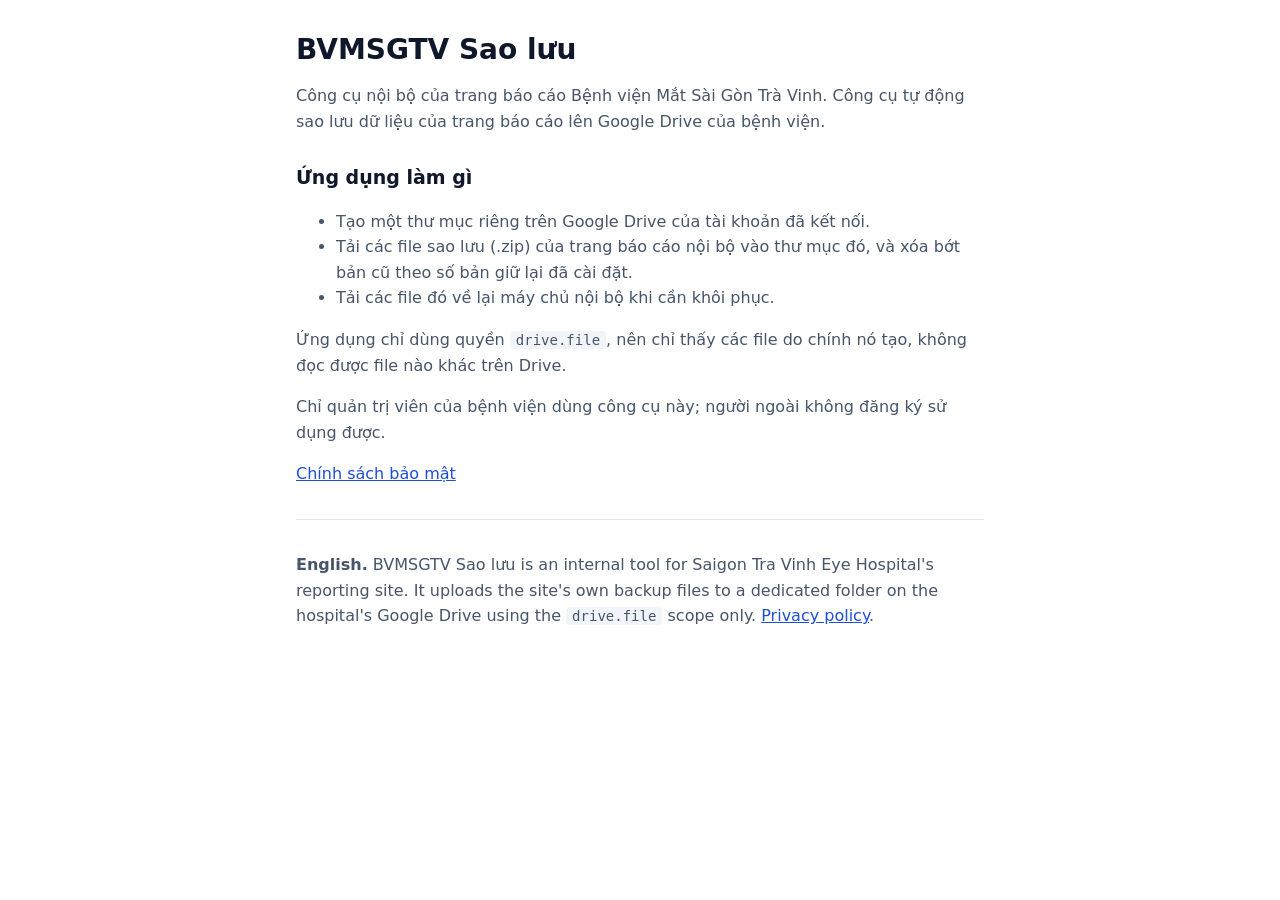
<file: index.html>
<!doctype html>
<html lang="vi">
<head>
<meta charset="utf-8">
<meta name="viewport" content="width=device-width, initial-scale=1">
<title>BVMSGTV Sao lưu</title>
<link rel="stylesheet" href="style.css">
</head>
<body>
<main>
  <h1>BVMSGTV Sao lưu</h1>
  <p>Công cụ nội bộ của trang báo cáo Bệnh viện Mắt Sài Gòn Trà Vinh. Công cụ tự động sao lưu dữ liệu của trang báo cáo lên Google Drive của bệnh viện.</p>
  <h2>Ứng dụng làm gì</h2>
  <ul>
    <li>Tạo một thư mục riêng trên Google Drive của tài khoản đã kết nối.</li>
    <li>Tải các file sao lưu (.zip) của trang báo cáo nội bộ vào thư mục đó, và xóa bớt bản cũ theo số bản giữ lại đã cài đặt.</li>
    <li>Tải các file đó về lại máy chủ nội bộ khi cần khôi phục.</li>
  </ul>
  <p>Ứng dụng chỉ dùng quyền <code>drive.file</code>, nên chỉ thấy các file do chính nó tạo, không đọc được file nào khác trên Drive.</p>
  <p>Chỉ quản trị viên của bệnh viện dùng công cụ này; người ngoài không đăng ký sử dụng được.</p>
  <p><a href="privacy.html">Chính sách bảo mật</a></p>
  <hr>
  <p lang="en"><strong>English.</strong> BVMSGTV Sao lưu is an internal tool for Saigon Tra Vinh Eye Hospital's reporting site. It uploads the site's own backup files to a dedicated folder on the hospital's Google Drive using the <code>drive.file</code> scope only. <a href="privacy.html">Privacy policy</a>.</p>
</main>
</body>
</html>
</file>
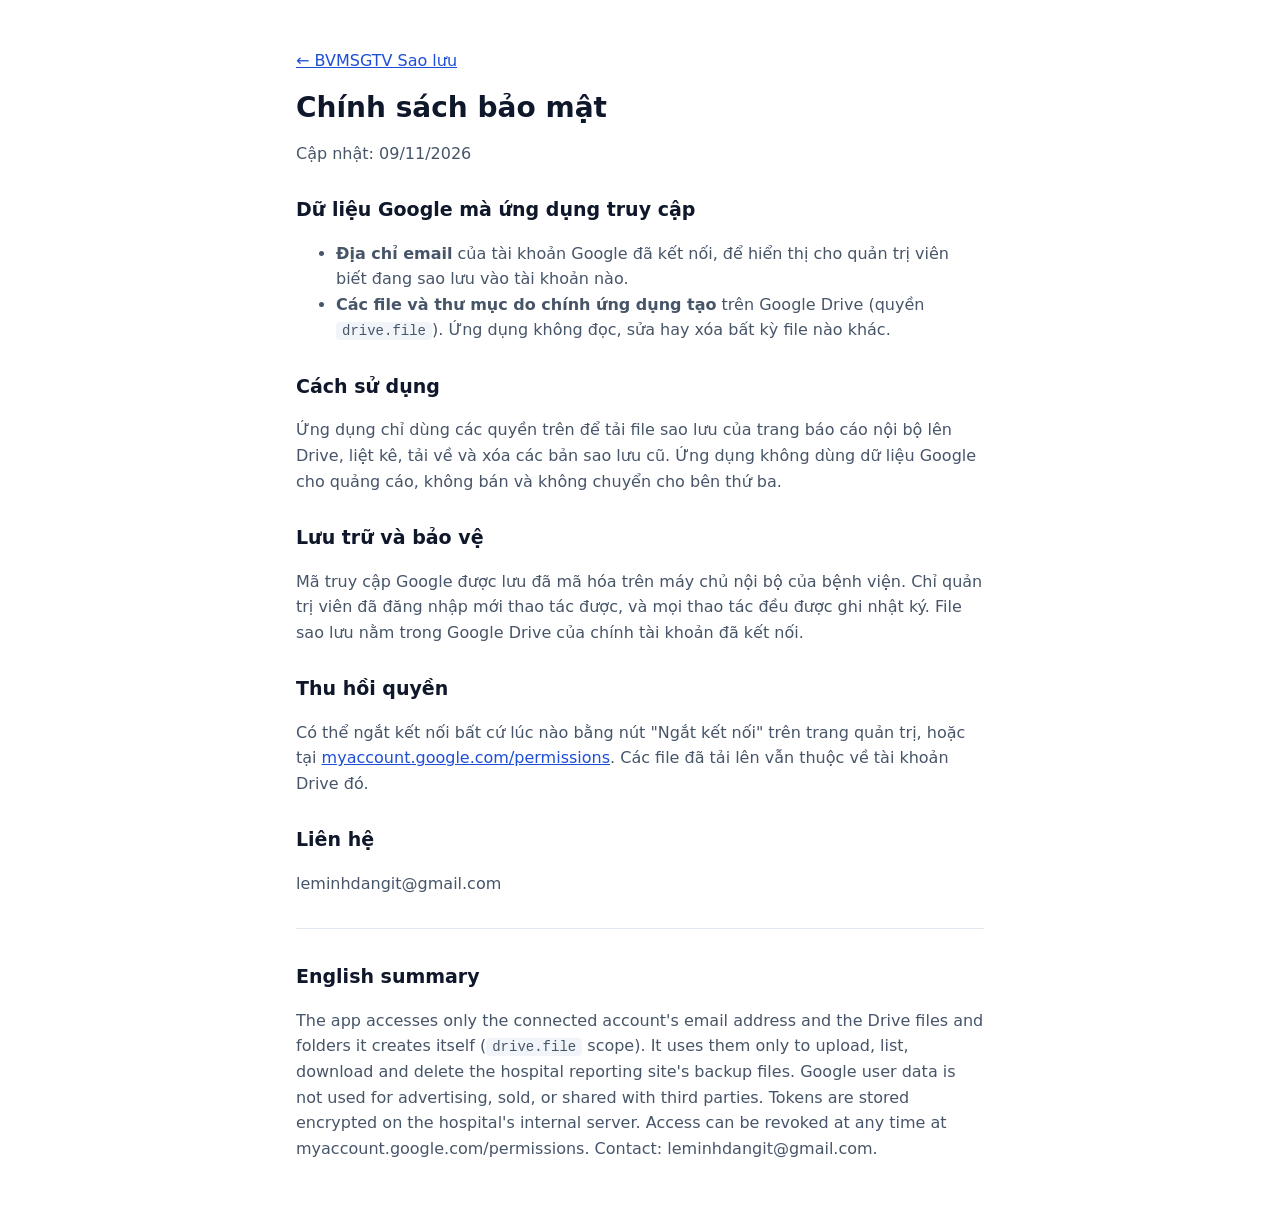
<file: privacy.html>
<!doctype html>
<html lang="vi">
<head>
<meta charset="utf-8">
<meta name="viewport" content="width=device-width, initial-scale=1">
<title>Chính sách bảo mật</title>
<link rel="stylesheet" href="style.css">
</head>
<body>
<main>
  <p><a href="./">← BVMSGTV Sao lưu</a></p>
  <h1>Chính sách bảo mật</h1>
  <p>Cập nhật: 09/11/2026</p>

  <h2>Dữ liệu Google mà ứng dụng truy cập</h2>
  <ul>
    <li><strong>Địa chỉ email</strong> của tài khoản Google đã kết nối, để hiển thị cho quản trị viên biết đang sao lưu vào tài khoản nào.</li>
    <li><strong>Các file và thư mục do chính ứng dụng tạo</strong> trên Google Drive (quyền <code>drive.file</code>). Ứng dụng không đọc, sửa hay xóa bất kỳ file nào khác.</li>
  </ul>

  <h2>Cách sử dụng</h2>
  <p>Ứng dụng chỉ dùng các quyền trên để tải file sao lưu của trang báo cáo nội bộ lên Drive, liệt kê, tải về và xóa các bản sao lưu cũ. Ứng dụng không dùng dữ liệu Google cho quảng cáo, không bán và không chuyển cho bên thứ ba.</p>

  <h2>Lưu trữ và bảo vệ</h2>
  <p>Mã truy cập Google được lưu đã mã hóa trên máy chủ nội bộ của bệnh viện. Chỉ quản trị viên đã đăng nhập mới thao tác được, và mọi thao tác đều được ghi nhật ký. File sao lưu nằm trong Google Drive của chính tài khoản đã kết nối.</p>

  <h2>Thu hồi quyền</h2>
  <p>Có thể ngắt kết nối bất cứ lúc nào bằng nút "Ngắt kết nối" trên trang quản trị, hoặc tại <a href="https://myaccount.google.com/permissions">myaccount.google.com/permissions</a>. Các file đã tải lên vẫn thuộc về tài khoản Drive đó.</p>

  <h2>Liên hệ</h2>
  <p>leminhdangit@gmail.com</p>

  <hr>
  <div lang="en">
    <h2>English summary</h2>
    <p>The app accesses only the connected account's email address and the Drive files and folders it creates itself (<code>drive.file</code> scope). It uses them only to upload, list, download and delete the hospital reporting site's backup files. Google user data is not used for advertising, sold, or shared with third parties. Tokens are stored encrypted on the hospital's internal server. Access can be revoked at any time at myaccount.google.com/permissions. Contact: leminhdangit@gmail.com.</p>
  </div>
</main>
</body>
</html>
</file>
<file: style.css>
:root { --bg: #ffffff; --text: #0f172a; --muted: #475569; --link: #1d4ed8; --rule: #e2e8f0; --code: #f1f5f9; }
@media (prefers-color-scheme: dark) {
  :root { --bg: #0f172a; --text: #e2e8f0; --muted: #94a3b8; --link: #93c5fd; --rule: #334155; --code: #1e293b; }
}
* { box-sizing: border-box; }
body { margin: 0; background: var(--bg); color: var(--text); font: 16px/1.6 system-ui, -apple-system, "Segoe UI", Roboto, sans-serif; }
main { max-width: 720px; margin: 0 auto; padding: 32px 16px 48px; }
h1 { font-size: 28px; line-height: 1.25; margin: 0 0 12px; }
h2 { font-size: 19px; margin: 28px 0 8px; }
p, li { color: var(--muted); }
a { color: var(--link); }
code { background: var(--code); padding: 1px 6px; border-radius: 4px; font-size: 14px; }
hr { border: 0; border-top: 1px solid var(--rule); margin: 32px 0; }
</file>
